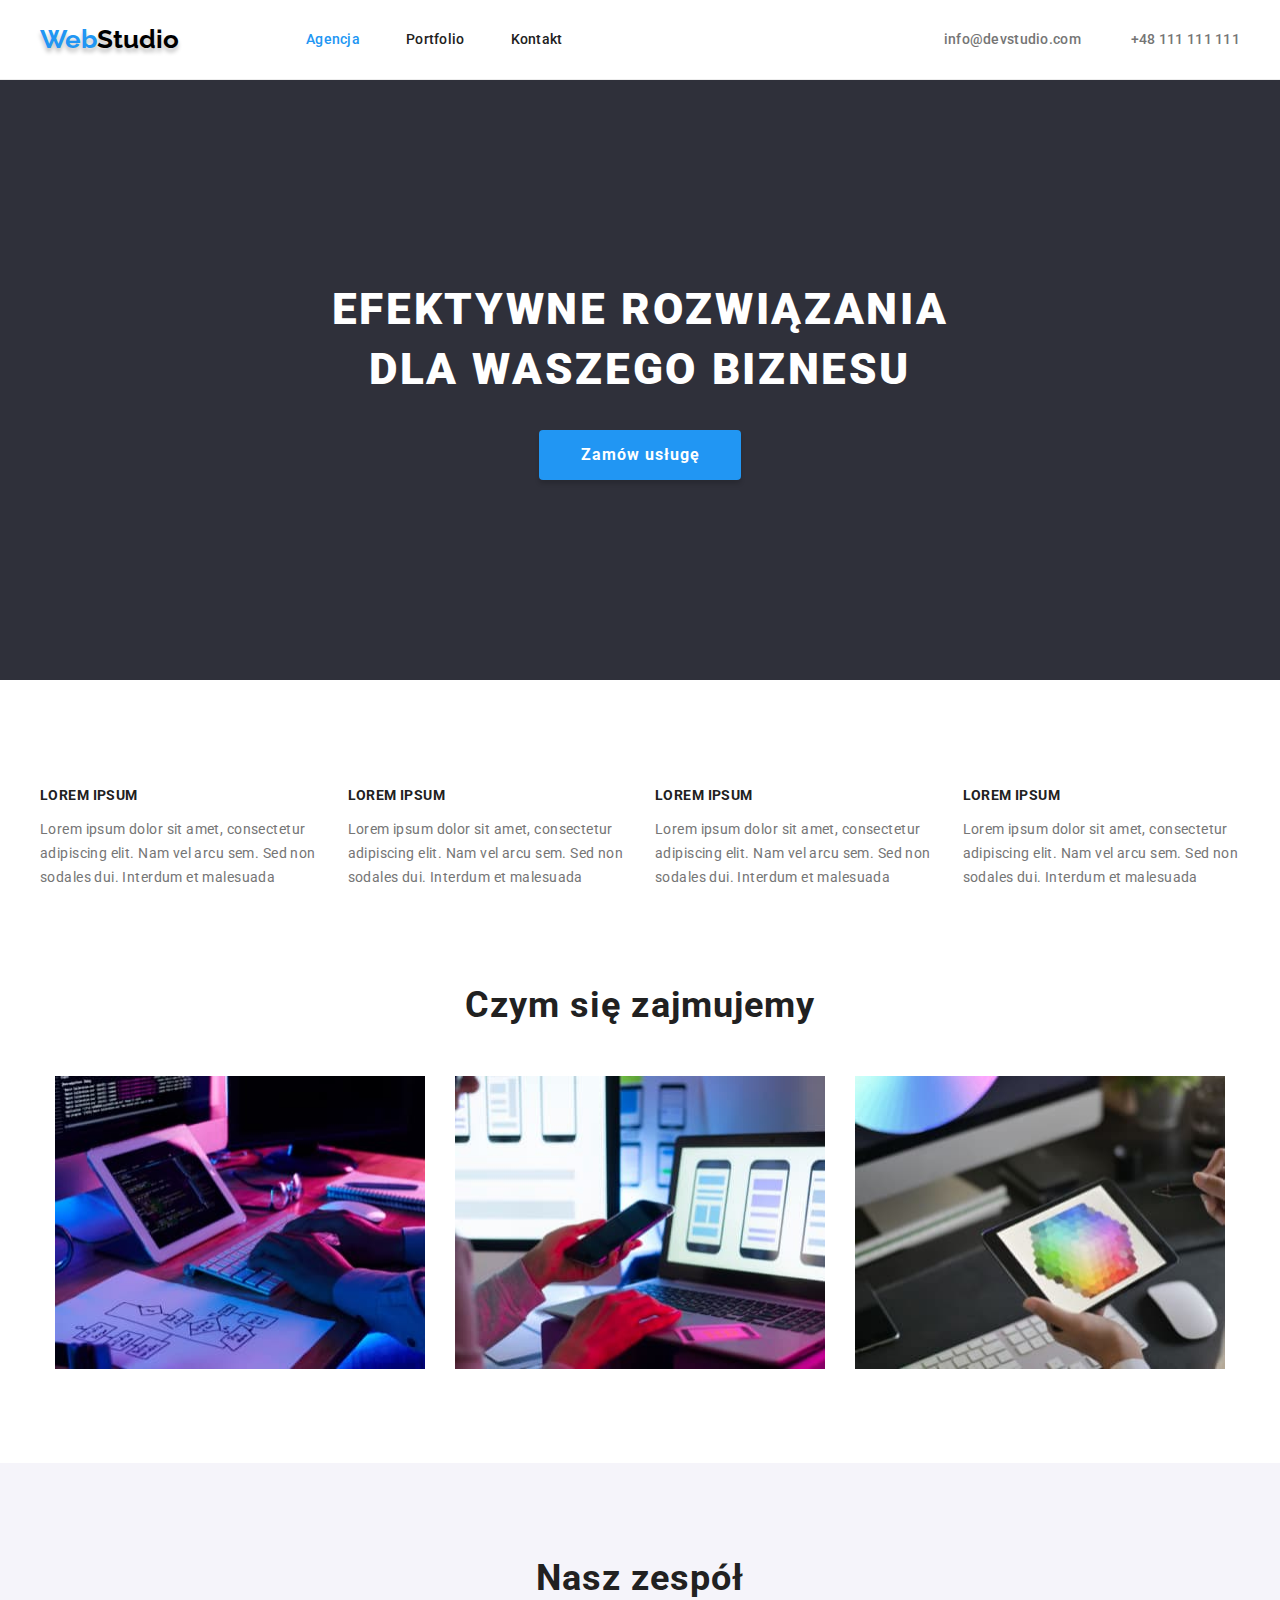
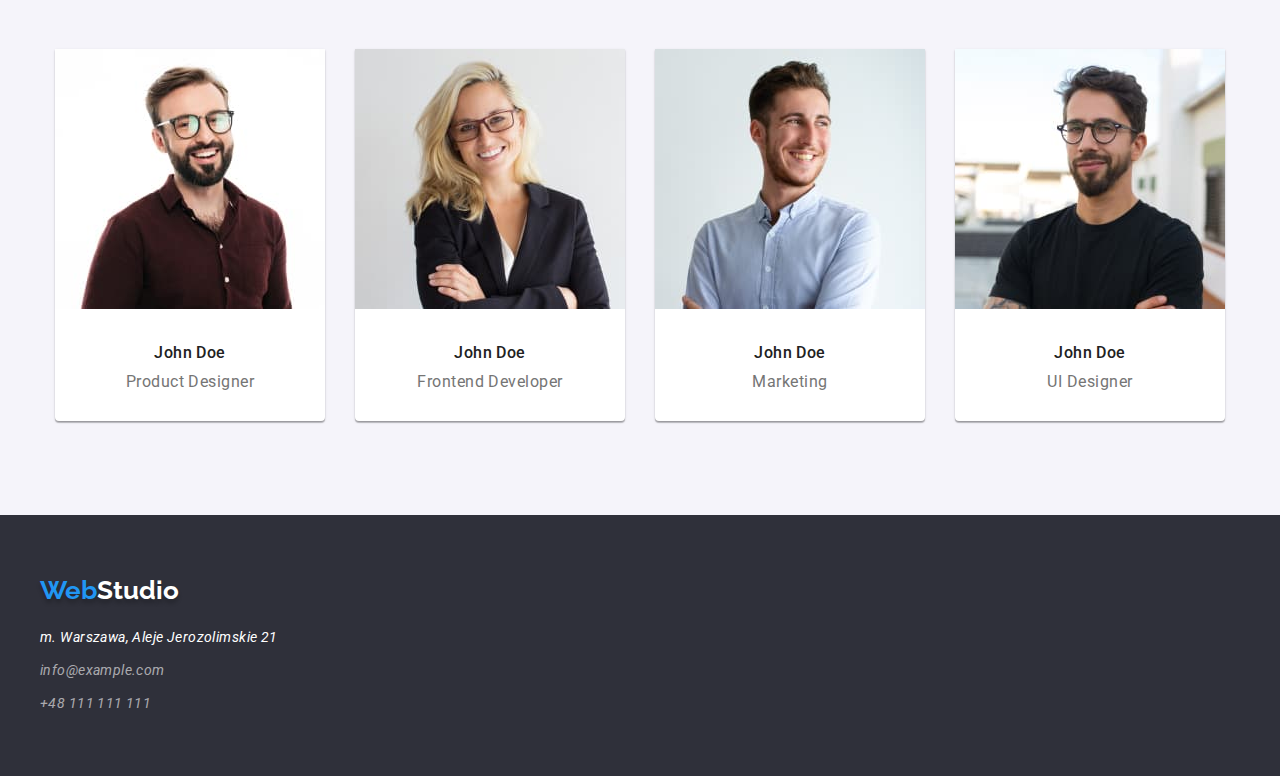
<file: index.html>
<!DOCTYPE html>
<html lang="pl">
  <head>
    <meta charset="UTF-8" />
    <meta http-equiv="X-UA-Compatible" content="IE=edge" />
    <meta name="viewport" content="width=device-width, initial-scale=1.0" />
    <link rel="stylesheet" href="./css/modern-normalize.css" />
    <link rel="stylesheet" href="./css/styles.css" />
    <link rel="preconnect" href="https://fonts.googleapis.com" />
    <link rel="preconnect" href="https://fonts.gstatic.com" crossorigin />
    <link
      href="https://fonts.googleapis.com/css2?family=Raleway:wght@700&family=Roboto:wght@400;500;700;900&display=swap"
      rel="stylesheet"
    />
    <title>Zadanie domowe 3</title>
  </head>
  <body>
    <header class="header-box">
      <div class="container">
        <a class="logo grow-small" href="./index.html" title="WebStudio"
          ><span class="logo-color-special">Web</span>Studio</a
        >
        <!-- Logo-->

        <nav class="grow-medium">
          <ul class="filter-box">
            <li>
              <a class="header active-web" href="./index.html">Agencja</a>
            </li>
            <li>
              <a class="header" href="./portfolio.html">Portfolio</a>
            </li>
            <li><a class="header" href="/Kontakt">Kontakt</a></li>
          </ul>
        </nav>
        <ul class="header-contact-box">
          <li>
            <a class="header header-contact" href="mailto:info@devstudio.com"
              >info@devstudio.com</a
            >
          </li>
          <li>
            <a class="header header-contact" href="tel:+48111111111"
              >+48 111 111 111</a
            >
          </li>
        </ul>
      </div>
    </header>
    <main>
      <section>
        <div class="main-bg-box">
          <div class="container mainpage-primary-box">
            <h1 class="title-primary">
              EFEKTYWNE ROZWIĄZANIA <br />
              DLA WASZEGO BIZNESU
            </h1>
            <button class="button-primary button-standard" type="button">
              Zamów usługę
            </button>
          </div>
        </div>
      </section>
      <section class="section">
        <ul class="container list-box">
          <li>
            <h3 class="list-title">LOREM IPSUM</h3>
            <p class="list-text">
              Lorem ipsum dolor sit amet, consectetur adipiscing elit. Nam vel
              arcu sem. Sed non sodales dui. Interdum et malesuada
            </p>
          </li>
          <li>
            <h3 class="list-title">LOREM IPSUM</h3>
            <p class="list-text">
              Lorem ipsum dolor sit amet, consectetur adipiscing elit. Nam vel
              arcu sem. Sed non sodales dui. Interdum et malesuada
            </p>
          </li>
          <li>
            <h3 class="list-title">LOREM IPSUM</h3>
            <p class="list-text">
              Lorem ipsum dolor sit amet, consectetur adipiscing elit. Nam vel
              arcu sem. Sed non sodales dui. Interdum et malesuada
            </p>
          </li>
          <li>
            <h3 class="list-title">LOREM IPSUM</h3>
            <p class="list-text">
              Lorem ipsum dolor sit amet, consectetur adipiscing elit. Nam vel
              arcu sem. Sed non sodales dui. Interdum et malesuada
            </p>
          </li>
        </ul>
      </section>
      <section>
        <div class="container mainpage-titles-box">
          <h2 class="mainpage-titles">Czym się zajmujemy</h2>
          <div class="mainpage-titles-images-box">
            <img
              src="images/komputer1.jpg"
              width="370"
              height="293"
              alt="komputer oraz schemat blokowy narysowany na kartce"
            />
            <img
              src="images/komputer2.jpg"
              width="370"
              height="293"
              alt="smartfon trzymany przez kobietę oraz laptop z włączoną aplikacją do tworzenia interfejsu"
            />
            <img
              src="images/komputer3.jpg"
              width="370"
              height="293"
              alt="paleta kolorów wyświetlana na tablecie"
            />
          </div>
        </div>
      </section>
      <section class="mainpage-ourteam-bg-box">
        <div class="container section mainpage-ourteam-box">
          <h2 class="mainpage-titles">Nasz zespół</h2>
          <ul class="mainpage-ourteam-images-box">
            <li class="mainpage-ourteam-image-border">
              <img
                src="images/team_card1.jpg"
                width="270"
                height="260"
                alt="Product Designer"
              />
              <div class="mainpage-ourteam-image-desc">
                <p class="images-text images-text-bold">John Doe</p>
                <p class="images-text">Product Designer</p>
              </div>
            </li>
            <li class="mainpage-ourteam-image-border">
              <img
                src="images/team_card2.jpg"
                width="270"
                height="260"
                alt="Frontend Developer"
              />
              <div class="mainpage-ourteam-image-desc">
                <p class="images-text images-text-bold">John Doe</p>
                <p class="images-text">Frontend Developer</p>
              </div>
            </li>

            <li class="mainpage-ourteam-image-border">
              <img
                src="images/team_card3.jpg"
                width="270"
                height="260"
                alt="Marketing"
              />
              <div class="mainpage-ourteam-image-desc">
                <p class="images-text images-text-bold">John Doe</p>
                <p class="images-text">Marketing</p>
              </div>
            </li>
            <li class="mainpage-ourteam-image-border">
              <img
                src="images/team_card4.jpg"
                width="270"
                height="260"
                alt="UI Designer"
              />
              <div class="mainpage-ourteam-image-desc">
                <p class="images-text images-text-bold">John Doe</p>
                <p class="images-text">UI Designer</p>
              </div>
            </li>
          </ul>
        </div>
      </section>
    </main>
    <footer class="footer-bg-box">
      <div class="container footer-box">
        <a class="logo logo-footer" href="./index.html" title="WebStudio">
          <span class="logo-color-special">Web</span>Studio</a
        >
        <!-- Logo-->
        <address class="footer-address-box">
          <p class="footer-contact">m. Warszawa, Aleje Jerozolimskie 21</p>
          <a
            class="footer-contact footer-contact-alpha"
            href="mailto:info@example.com"
            >info@example.com</a
          >
          <a class="footer-contact footer-contact-alpha" href="tel:+48111111111"
            >+48 111 111 111</a
          >
        </address>
      </div>
    </footer>
  </body>
</html>
</file>
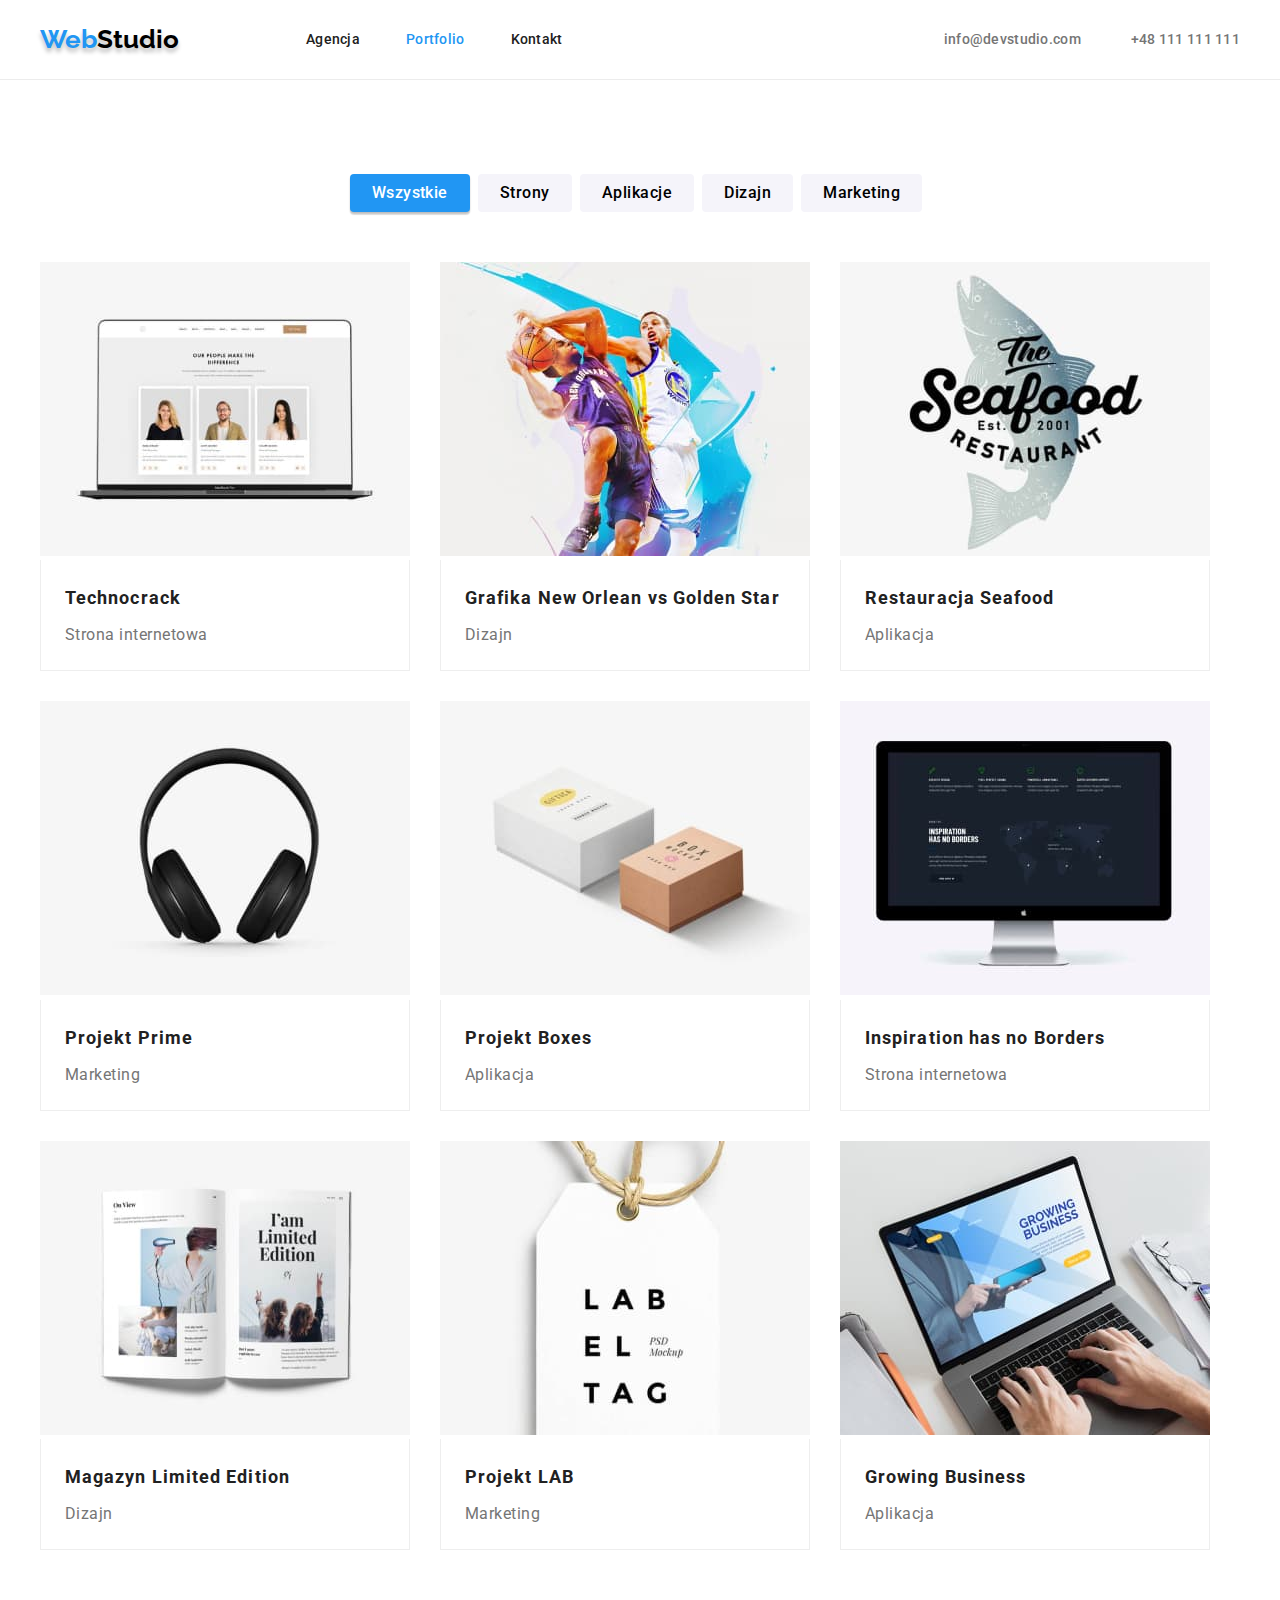
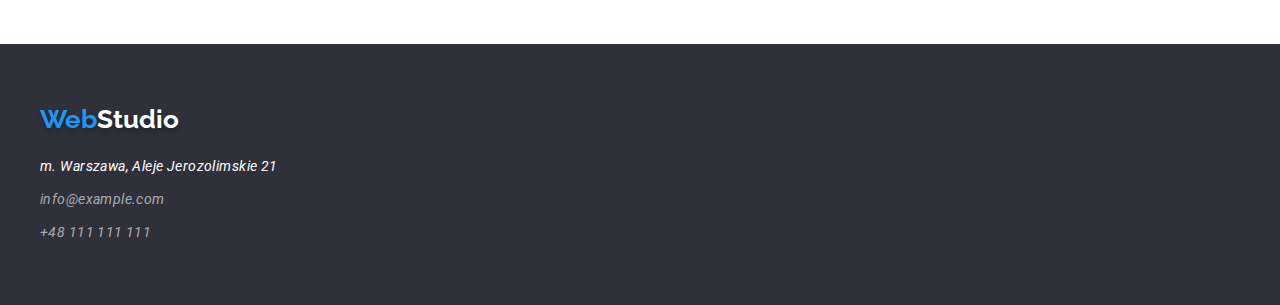
<file: portfolio.html>
<!DOCTYPE html>
<html lang="pl">
  <head>
    <meta charset="UTF-8" />
    <meta http-equiv="X-UA-Compatible" content="IE=edge" />
    <meta name="viewport" content="width=device-width, initial-scale=1.0" />
    <link rel="stylesheet" href="./css/modern-normalize.css" />
    <link rel="stylesheet" href="./css/styles.css" />
    <link rel="preconnect" href="https://fonts.googleapis.com" />
    <link rel="preconnect" href="https://fonts.gstatic.com" crossorigin />
    <link
      href="https://fonts.googleapis.com/css2?family=Raleway:wght@700&family=Roboto:wght@400;500;700;900&display=swap"
      rel="stylesheet"
    />
    <title>Zadanie domowe 3</title>
  </head>
  <body>
    <header class="header-box">
      <div class="container">
        <a class="logo grow-small" href="./index.html" title="WebStudio"
          ><span class="logo-color-special">Web</span>Studio</a
        >
        <!-- Logo-->

        <nav class="grow-medium">
          <ul class="filter-box">
            <li><a class="header" href="./index.html">Agencja</a></li>
            <li>
              <a class="header active-web" href="./portfolio.html">Portfolio</a>
            </li>
            <li><a class="header" href="/Kontakt">Kontakt</a></li>
          </ul>
        </nav>
        <ul class="header-contact-box">
          <li>
            <a class="header header-contact" href="mailto:info@devstudio.com"
              >info@devstudio.com</a
            >
          </li>
          <li>
            <a class="header header-contact" href="tel:+48111111111"
              >+48 111 111 111</a
            >
          </li>
        </ul>
      </div>
    </header>
    <main class="section">
      <div class="container portfolio-main-box">
        <ul class="button-filters-box">
          <li>
            <button
              class="button-filters button-filters-active button-standard"
              type="button"
            >
              Wszystkie
            </button>
          </li>
          <li>
            <button class="button-filters button-standard" type="button">
              Strony
            </button>
          </li>
          <li>
            <button class="button-filters button-standard" type="button">
              Aplikacje
            </button>
          </li>
          <li>
            <button class="button-filters button-standard" type="button">
              Dizajn
            </button>
          </li>
          <li>
            <button class="button-filters button-standard" type="button">
              Marketing
            </button>
          </li>
        </ul>
        <ul class="portfolio-box">
          <li>
            <img
              src="images/project1.jpg"
              width="370"
              height="294"
              alt="Strona internetowa wyświetlana na laptopie"
            />
            <div class="portfolio-imagetext-border">
              <p class="portfolio-image-text-bold">Technocrack</p>
              <p class="portfolio-image-text">Strona internetowa</p>
            </div>
          </li>
          <li>
            <img
              src="images/project2.jpg"
              width="370"
              height="294"
              alt="dwóch koszykarzy walczących o piłkę w powietrzu"
            />
            <div class="portfolio-imagetext-border">
              <p class="portfolio-image-text-bold">
                Grafika New Orlean vs Golden Star
              </p>
              <p class="portfolio-image-text">Dizajn</p>
            </div>
          </li>
          <li>
            <img
              src="images/project3.jpg"
              width="370"
              height="294"
              alt="Logo restauracji - napis The Seafood Restaurant na tle ryby"
            />
            <div class="portfolio-imagetext-border">
              <p class="portfolio-image-text-bold">Restauracja Seafood</p>
              <p class="portfolio-image-text">Aplikacja</p>
            </div>
          </li>
          <li>
            <img
              src="images/project4.jpg"
              width="370"
              height="294"
              alt="Słuchawki"
            />
            <div class="portfolio-imagetext-border">
              <p class="portfolio-image-text-bold">Projekt Prime</p>
              <p class="portfolio-image-text">Marketing</p>
            </div>
          </li>
          <li>
            <img
              src="images/project5.jpg"
              width="370"
              height="294"
              alt="dwie kartonowe paczki"
            />
            <div class="portfolio-imagetext-border">
              <p class="portfolio-image-text-bold">Projekt Boxes</p>
              <p class="portfolio-image-text">Aplikacja</p>
            </div>
          </li>
          <li>
            <img
              src="images/project6.jpg"
              width="370"
              height="294"
              alt="Strona internetowa wyświetlana na monitorze"
            />
            <div class="portfolio-imagetext-border">
              <p class="portfolio-image-text-bold">
                Inspiration has no Borders
              </p>
              <p class="portfolio-image-text">Strona internetowa</p>
            </div>
          </li>
          <li>
            <img
              src="images/project7.jpg"
              width="370"
              height="294"
              alt="Magazyn - książka - z nagłówkiem I'am Limited Edition"
            />
            <div class="portfolio-imagetext-border">
              <p class="portfolio-image-text-bold">Magazyn Limited Edition</p>
              <p class="portfolio-image-text">Dizajn</p>
            </div>
          </li>
          <li>
            <img
              src="images/project8.jpg"
              width="370"
              height="294"
              alt="TAG z nadrukiem LABEL TAG"
            />
            <div class="portfolio-imagetext-border">
              <p class="portfolio-image-text-bold">Projekt LAB</p>
              <p class="portfolio-image-text">Marketing</p>
            </div>
          </li>
          <li>
            <img
              src="images/project9.jpg"
              width="370"
              height="294"
              alt="Aplikacja Growing Business wyświetlana na laptopie"
            />
            <div class="portfolio-imagetext-border">
              <p class="portfolio-image-text-bold">Growing Business</p>
              <p class="portfolio-image-text">Aplikacja</p>
            </div>
          </li>
        </ul>
      </div>
    </main>
    <footer class="footer-bg-box">
      <div class="container footer-box">
        <a class="logo logo-footer" href="./index.html" title="WebStudio">
          <span class="logo-color-special">Web</span>Studio</a
        >
        <!-- Logo-->
        <address class="footer-address-box">
          <p class="footer-contact">m. Warszawa, Aleje Jerozolimskie 21</p>
          <a
            class="footer-contact footer-contact-alpha"
            href="mailto:info@example.com"
            >info@example.com</a
          >
          <a class="footer-contact footer-contact-alpha" href="tel:+48111111111"
            >+48 111 111 111</a
          >
        </address>
      </div>
    </footer>
  </body>
</html>
</file>
<file: css/styles.css>
:root {
  --color-font-primary: rgb(33, 33, 33);
  --color-special-primary: rgb(33, 150, 243);
  --color-special-secondary: rgb(89, 0, 255);
  --color-white: rgb(255, 255, 255);
  --color-white-alpha: rgba(255, 255, 255, 0.6);
  --color-font-secondary: rgb(117, 117, 117);
  --color-background-primary: rgb(47, 48, 58);
  --color-buttons: rgb(245, 244, 250);
  --color-black: rgb(0, 0, 0);
  --text-shadow-primary: 0px 4px 4px rgba(0, 0, 0, 0.25);
  --color-header-border: rgb(236, 236, 236);
  --color-image-border: rgb(238, 238, 238);
}
body,
body a {
  font-family: "roboto", sans-serif;
  color: var(--color-font-primary);
}
ul,
p,
h1,
h2 {
  margin: 0;
  padding: 0;
}

ul {
  list-style-type: none;
}
.logo {
  font-family: "raleway", sans-serif;
  font-weight: 700;
  font-size: 26px;
  line-height: 1.19;
  text-shadow: 0px 4px 4px rgba(0, 0, 0, 0.25);
  text-decoration: none;
  color: var(--color-black);
}
.logo-color-special {
  color: var(--color-special-primary);
}
.logo-footer {
  color: var(--color-white);
}
.header {
  font-weight: 500;
  font-size: 14px;
  line-height: 1.14;
  letter-spacing: 0.02em;
  text-decoration: none;
}
.header-contact {
  color: var(--color-font-secondary);
}
.active-web,
.header:hover,
.header:focus,
.footer-contact:hover,
.footer-contact:focus {
  color: var(--color-special-primary);
}
.button-filters:hover,
.button-filters:focus,
.button-primary:hover,
.button-primary:focus {
  color: var(--color-special-secondary);
  box-shadow: rgba(50, 50, 93, 0.25) 0px 30px 60px -12px inset,
    rgba(0, 0, 0, 0.3) 0px 18px 36px -18px inset;
  border: 2px solid var(--color-black);
}
.title-primary {
  font-weight: 900;
  font-size: 44px;
  line-height: 1.36;
  letter-spacing: 0.06em;
  text-transform: uppercase;
  text-align: center;
  color: var(--color-white);
  margin-bottom: 30px;
}
.main-bg-box {
  background-color: var(--color-background-primary);
  display: flex;
}
.button-primary {
  font-weight: 700;
  font-size: 16px;
  line-height: 1.88;
  letter-spacing: 0.06em;
  color: var(--color-white);
  background-color: var(--color-special-primary);
  padding: 10px 41px 10px 42px;
  box-shadow: 0px 4px 4px rgba(0, 0, 0, 0.15);
}
.list-title {
  font-weight: 700;
  font-size: 14px;
  line-height: 1.14;
  letter-spacing: 0.03em;
  text-transform: uppercase;
}
.list-text {
  font-weight: 400;
  font-size: 14px;
  line-height: 1.71;
  letter-spacing: 0.03em;
  color: var(--color-font-secondary);
}
.mainpage-titles {
  font-weight: 700;
  font-size: 36px;
  line-height: 1.17;
  text-align: center;
  letter-spacing: 0.03em;
}
.images-text {
  font-size: 16px;
  line-height: 1.19;
  letter-spacing: 0.03em;
  color: var(--color-font-secondary);
}
.images-text-bold {
  font-weight: 500;
  color: var(--color-font-primary);
}
.footer-contact {
  font-size: 14px;
  line-height: 1.71;
  letter-spacing: 0.03em;
  text-decoration: none;
  color: var(--color-white);
}
.footer-contact-alpha {
  color: var(--color-white-alpha);
}
.footer-bg-box {
  background-color: var(--color-background-primary);
  display: flex;
}
.button-filters {
  font-weight: 500;
  font-size: 16px;
  line-height: 1.62;
  letter-spacing: 0.03em;
  background-color: var(--color-buttons);
  padding: 6px 22px;
  margin-right: 8px;
}
.button-filters-active {
  color: var(--color-white);
  background-color: var(--color-special-primary);
  box-shadow: 0px 3px 1px rgba(0, 0, 0, 0.1), 0px 1px 2px rgba(0, 0, 0, 0.08),
    0px 2px 2px rgba(0, 0, 0, 0.12);
}
.portfolio-image-text {
  font-size: 16px;
  line-height: 1.88;
  letter-spacing: 0.03em;
  color: var(--color-font-secondary);
  margin: 0 24px 20px;
}
.portfolio-image-text-bold {
  font-weight: 700;
  font-size: 18px;
  line-height: 2;
  letter-spacing: 0.06em;
  margin: 0px 24px 4px;
}
.button-standard {
  border-radius: 4px;
  border: none;
  cursor: pointer;
}
.container {
  max-width: 1200px;
  width: 100%;
  margin: 0 auto;
  display: flex;
  align-items: center;
}
.header-box {
  display: flex;
  height: 80px;
  justify-content: space-between;
  align-items: center;
  border-bottom: 1px solid var(--color-header-border);
}
.grow-medium {
  flex-grow: 3;
}
.grow-small {
  flex-grow: 1;
}
.header-contact-box {
  gap: 50px;
  display: flex;
}
.filter-box {
  display: flex;
  gap: 46px;
}
.section {
  display: flex;
  padding-top: 94px;
  padding-bottom: 94px;
}
.portfolio-main-box {
  flex-direction: column;
}
.button-filters-box {
  margin-bottom: 16px;
  display: flex;
}
.portfolio-box {
  display: flex;
  flex-wrap: wrap;
  gap: 30px;
  margin-top: 34px;
}
.portfolio-imagetext-border {
  padding-top: 20px;
  border-bottom: 1px solid var(--color-image-border);
  border-right: 1px solid var(--color-image-border);
  border-left: 1px solid var(--color-image-border);
}
.footer-box {
  align-items: flex-start;
  flex-direction: column;
  margin-top: 60px;
  margin-bottom: 60px;
}
.footer-address-box {
  display: flex;
  margin-top: 20px;
  flex-direction: column;
  gap: 9px;
}
.mainpage-primary-box {
  justify-content: center;
  margin-top: 200px;
  margin-bottom: 200px;
  flex-wrap: wrap;
  flex-direction: column;
}
.list-box {
  gap: 30px;
}
.flex {
  display: flex;
}
.mainpage-titles-box {
  flex-direction: column;
  gap: 50px;
  padding-bottom: 94px;
}
.mainpage-titles-images-box {
  display: flex;
  gap: 30px;
}
.mainpage-ourteam-box {
  flex-direction: column;
}
.mainpage-ourteam-images-box {
  display: flex;
  margin-top: 50px;
  gap: 30px;
}
.mainpage-ourteam-bg-box {
  background-color: var(--color-buttons);
}
.mainpage-ourteam-image-border {
  box-shadow: 0px 1px 3px rgba(0, 0, 0, 0.12), 0px 1px 1px rgba(0, 0, 0, 0.14),
    0px 2px 1px rgba(0, 0, 0, 0.2);
  border-radius: 0px 0px 4px 4px;
  background-color: var(--color-white);
}
.mainpage-ourteam-image-desc {
  display: flex;
  flex-direction: column;
  align-items: center;
  margin-top: 30px;
  margin-bottom: 30px;
  gap: 10px;
}
</file>
